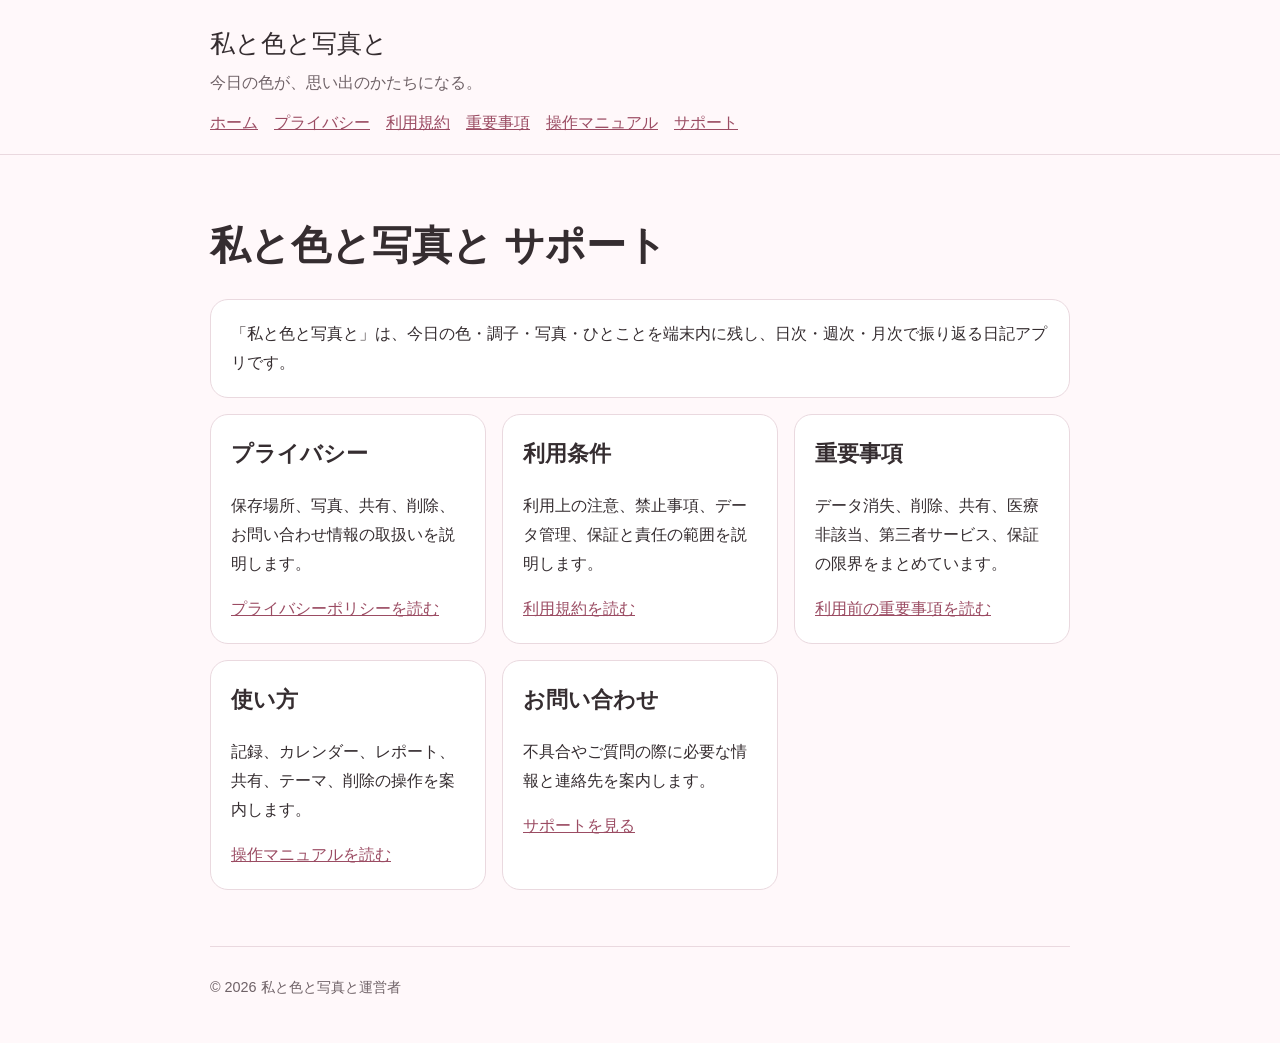
<file: index.html>
<!doctype html>
<html lang="ja">
<head>
  <meta charset="utf-8">
  <meta name="viewport" content="width=device-width, initial-scale=1">
  <meta name="description" content="私と色と写真との公式サポート、プライバシーポリシー、利用規約、操作マニュアル">
  <title>私と色と写真と サポート</title>
  <link rel="stylesheet" href="styles.css">
</head>
<body>
  <header><div class="header-inner">
    <p class="brand">私と色と写真と</p>
    <p class="tagline">今日の色が、思い出のかたちになる。</p>
    <nav aria-label="主要メニュー">
      <a href="index.html">ホーム</a><a href="privacy.html">プライバシー</a><a href="terms.html">利用規約</a><a href="disclaimer.html">重要事項</a><a href="manual.html">操作マニュアル</a><a href="support.html">サポート</a>
    </nav>
  </div></header>
  <main>
    <h1>私と色と写真と サポート</h1>
    <p class="lead">「私と色と写真と」は、今日の色・調子・写真・ひとことを端末内に残し、日次・週次・月次で振り返る日記アプリです。</p>
    <div class="grid">
      <section class="card"><h2>プライバシー</h2><p>保存場所、写真、共有、削除、お問い合わせ情報の取扱いを説明します。</p><a href="privacy.html">プライバシーポリシーを読む</a></section>
      <section class="card"><h2>利用条件</h2><p>利用上の注意、禁止事項、データ管理、保証と責任の範囲を説明します。</p><a href="terms.html">利用規約を読む</a></section>
      <section class="card"><h2>重要事項</h2><p>データ消失、削除、共有、医療非該当、第三者サービス、保証の限界をまとめています。</p><a href="disclaimer.html">利用前の重要事項を読む</a></section>
      <section class="card"><h2>使い方</h2><p>記録、カレンダー、レポート、共有、テーマ、削除の操作を案内します。</p><a href="manual.html">操作マニュアルを読む</a></section>
      <section class="card"><h2>お問い合わせ</h2><p>不具合やご質問の際に必要な情報と連絡先を案内します。</p><a href="support.html">サポートを見る</a></section>
    </div>
  </main>
  <footer>© 2026 私と色と写真と運営者</footer>
</body>
</html>
</file>
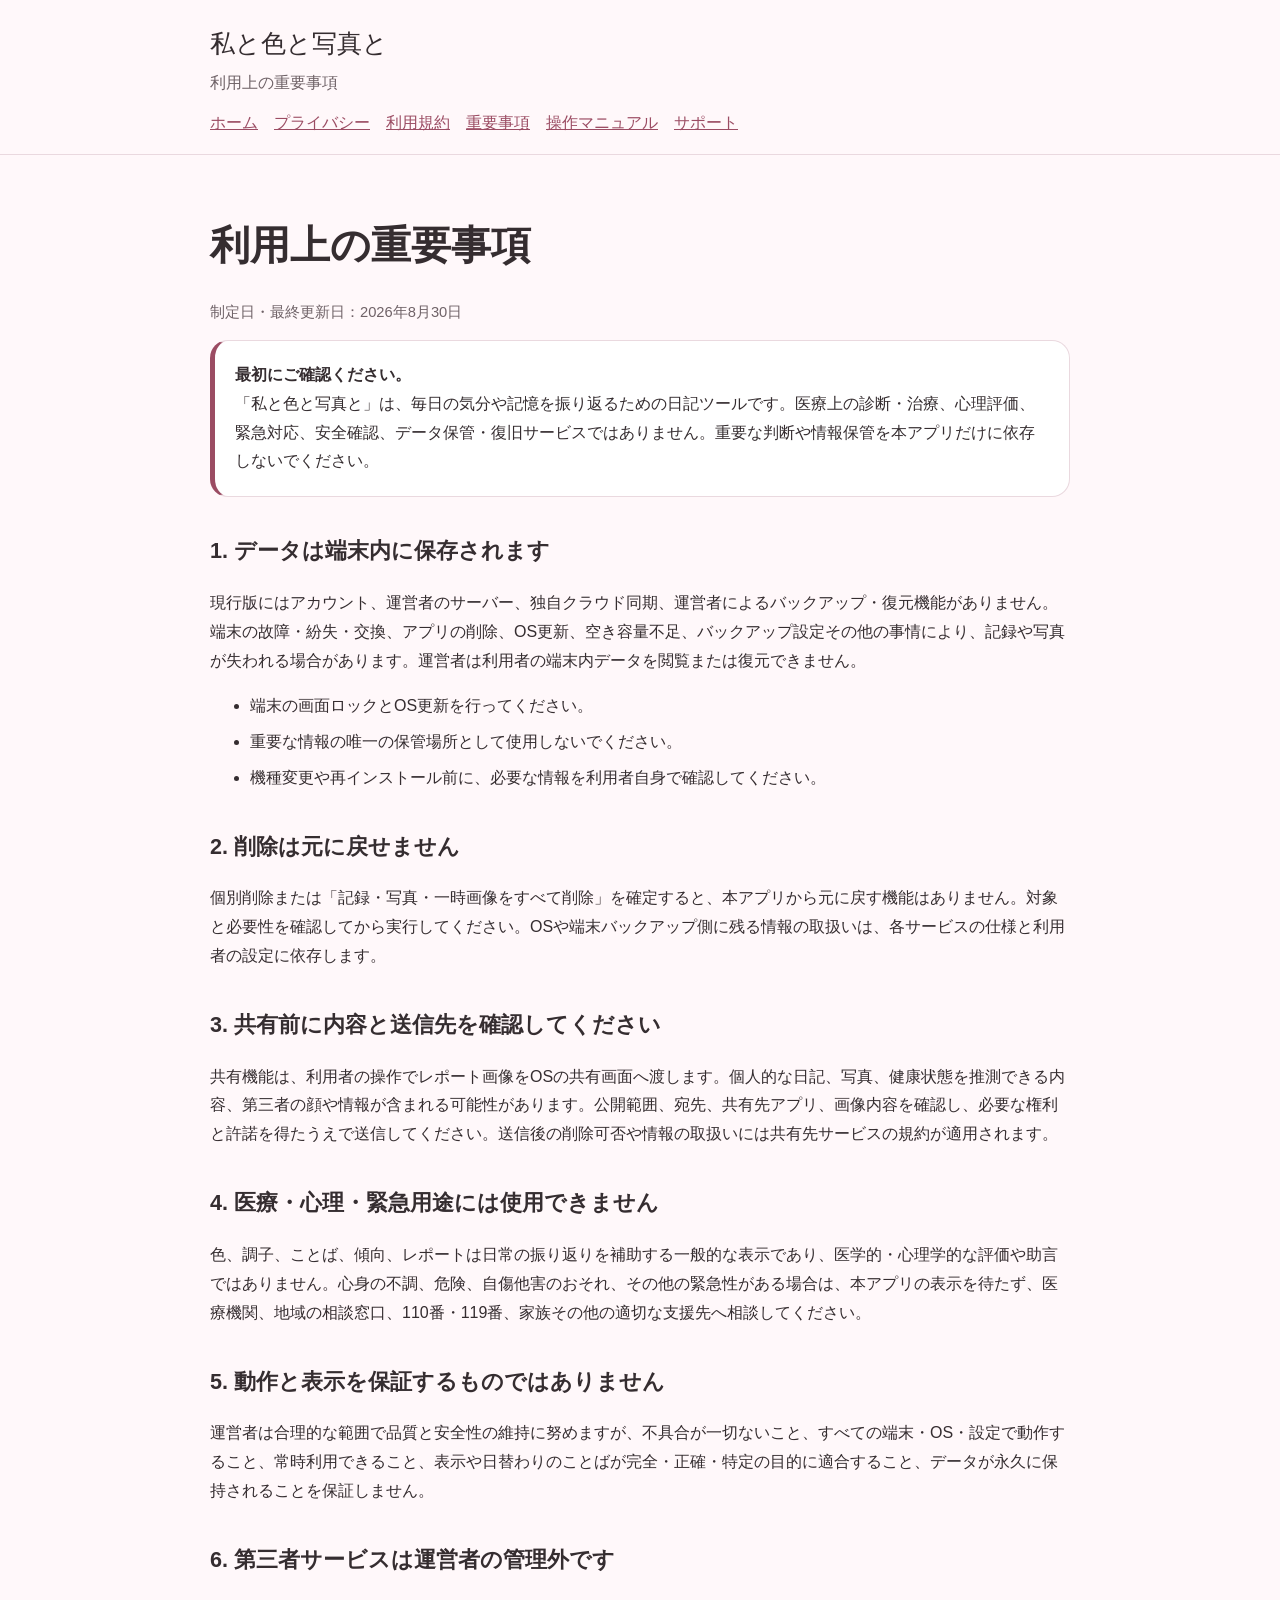
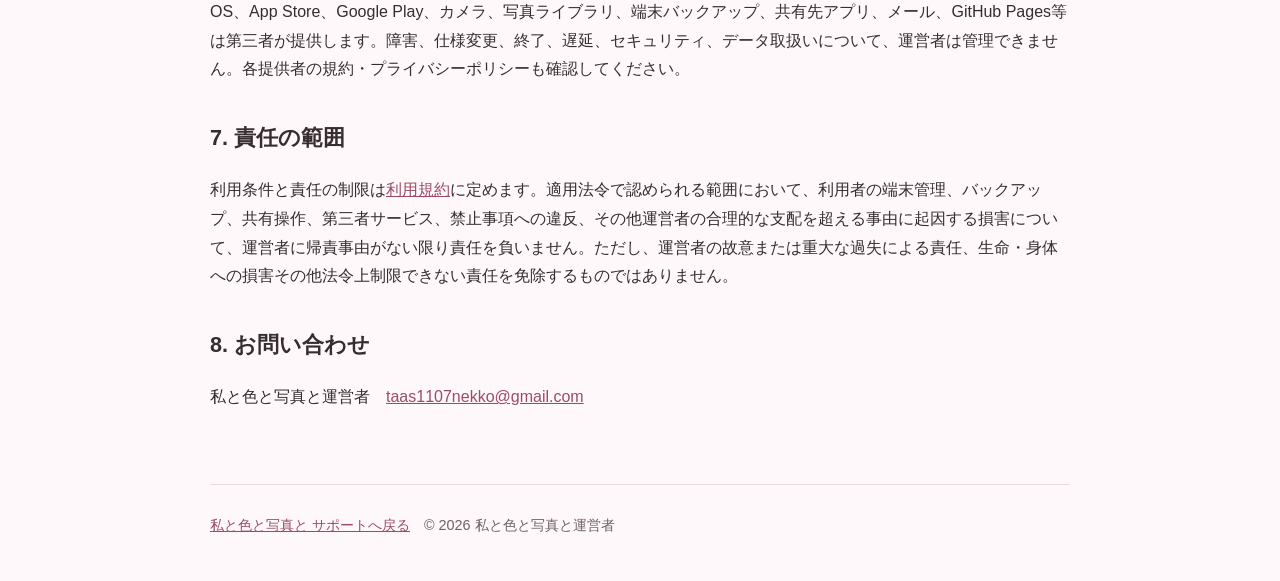
<file: disclaimer.html>
<!doctype html>
<html lang="ja">
<head><meta charset="utf-8"><meta name="viewport" content="width=device-width, initial-scale=1"><meta name="description" content="私と色と写真と 利用上の重要事項"><title>重要事項 | 私と色と写真と</title><link rel="stylesheet" href="styles.css"></head>
<body>
  <header><div class="header-inner"><p class="brand">私と色と写真と</p><p class="tagline">利用上の重要事項</p><nav aria-label="主要メニュー"><a href="index.html">ホーム</a><a href="privacy.html">プライバシー</a><a href="terms.html">利用規約</a><a href="disclaimer.html">重要事項</a><a href="manual.html">操作マニュアル</a><a href="support.html">サポート</a></nav></div></header>
  <main>
    <h1>利用上の重要事項</h1><p class="meta">制定日・最終更新日：2026年8月30日</p>
    <div class="notice"><strong>最初にご確認ください。</strong><br>「私と色と写真と」は、毎日の気分や記憶を振り返るための日記ツールです。医療上の診断・治療、心理評価、緊急対応、安全確認、データ保管・復旧サービスではありません。重要な判断や情報保管を本アプリだけに依存しないでください。</div>

    <h2>1. データは端末内に保存されます</h2>
    <p>現行版にはアカウント、運営者のサーバー、独自クラウド同期、運営者によるバックアップ・復元機能がありません。端末の故障・紛失・交換、アプリの削除、OS更新、空き容量不足、バックアップ設定その他の事情により、記録や写真が失われる場合があります。運営者は利用者の端末内データを閲覧または復元できません。</p>
    <ul><li>端末の画面ロックとOS更新を行ってください。</li><li>重要な情報の唯一の保管場所として使用しないでください。</li><li>機種変更や再インストール前に、必要な情報を利用者自身で確認してください。</li></ul>

    <h2>2. 削除は元に戻せません</h2>
    <p>個別削除または「記録・写真・一時画像をすべて削除」を確定すると、本アプリから元に戻す機能はありません。対象と必要性を確認してから実行してください。OSや端末バックアップ側に残る情報の取扱いは、各サービスの仕様と利用者の設定に依存します。</p>

    <h2>3. 共有前に内容と送信先を確認してください</h2>
    <p>共有機能は、利用者の操作でレポート画像をOSの共有画面へ渡します。個人的な日記、写真、健康状態を推測できる内容、第三者の顔や情報が含まれる可能性があります。公開範囲、宛先、共有先アプリ、画像内容を確認し、必要な権利と許諾を得たうえで送信してください。送信後の削除可否や情報の取扱いには共有先サービスの規約が適用されます。</p>

    <h2>4. 医療・心理・緊急用途には使用できません</h2>
    <p>色、調子、ことば、傾向、レポートは日常の振り返りを補助する一般的な表示であり、医学的・心理学的な評価や助言ではありません。心身の不調、危険、自傷他害のおそれ、その他の緊急性がある場合は、本アプリの表示を待たず、医療機関、地域の相談窓口、110番・119番、家族その他の適切な支援先へ相談してください。</p>

    <h2>5. 動作と表示を保証するものではありません</h2>
    <p>運営者は合理的な範囲で品質と安全性の維持に努めますが、不具合が一切ないこと、すべての端末・OS・設定で動作すること、常時利用できること、表示や日替わりのことばが完全・正確・特定の目的に適合すること、データが永久に保持されることを保証しません。</p>

    <h2>6. 第三者サービスは運営者の管理外です</h2>
    <p>OS、App Store、Google Play、カメラ、写真ライブラリ、端末バックアップ、共有先アプリ、メール、GitHub Pages等は第三者が提供します。障害、仕様変更、終了、遅延、セキュリティ、データ取扱いについて、運営者は管理できません。各提供者の規約・プライバシーポリシーも確認してください。</p>

    <h2>7. 責任の範囲</h2>
    <p>利用条件と責任の制限は<a href="terms.html">利用規約</a>に定めます。適用法令で認められる範囲において、利用者の端末管理、バックアップ、共有操作、第三者サービス、禁止事項への違反、その他運営者の合理的な支配を超える事由に起因する損害について、運営者に帰責事由がない限り責任を負いません。ただし、運営者の故意または重大な過失による責任、生命・身体への損害その他法令上制限できない責任を免除するものではありません。</p>

    <h2>8. お問い合わせ</h2>
    <p>私と色と写真と運営者　<a href="mailto:taas1107nekko@gmail.com">taas1107nekko@gmail.com</a></p>
  </main>
  <footer><a href="index.html">私と色と写真と サポートへ戻る</a>　© 2026 私と色と写真と運営者</footer>
</body></html>
</file>
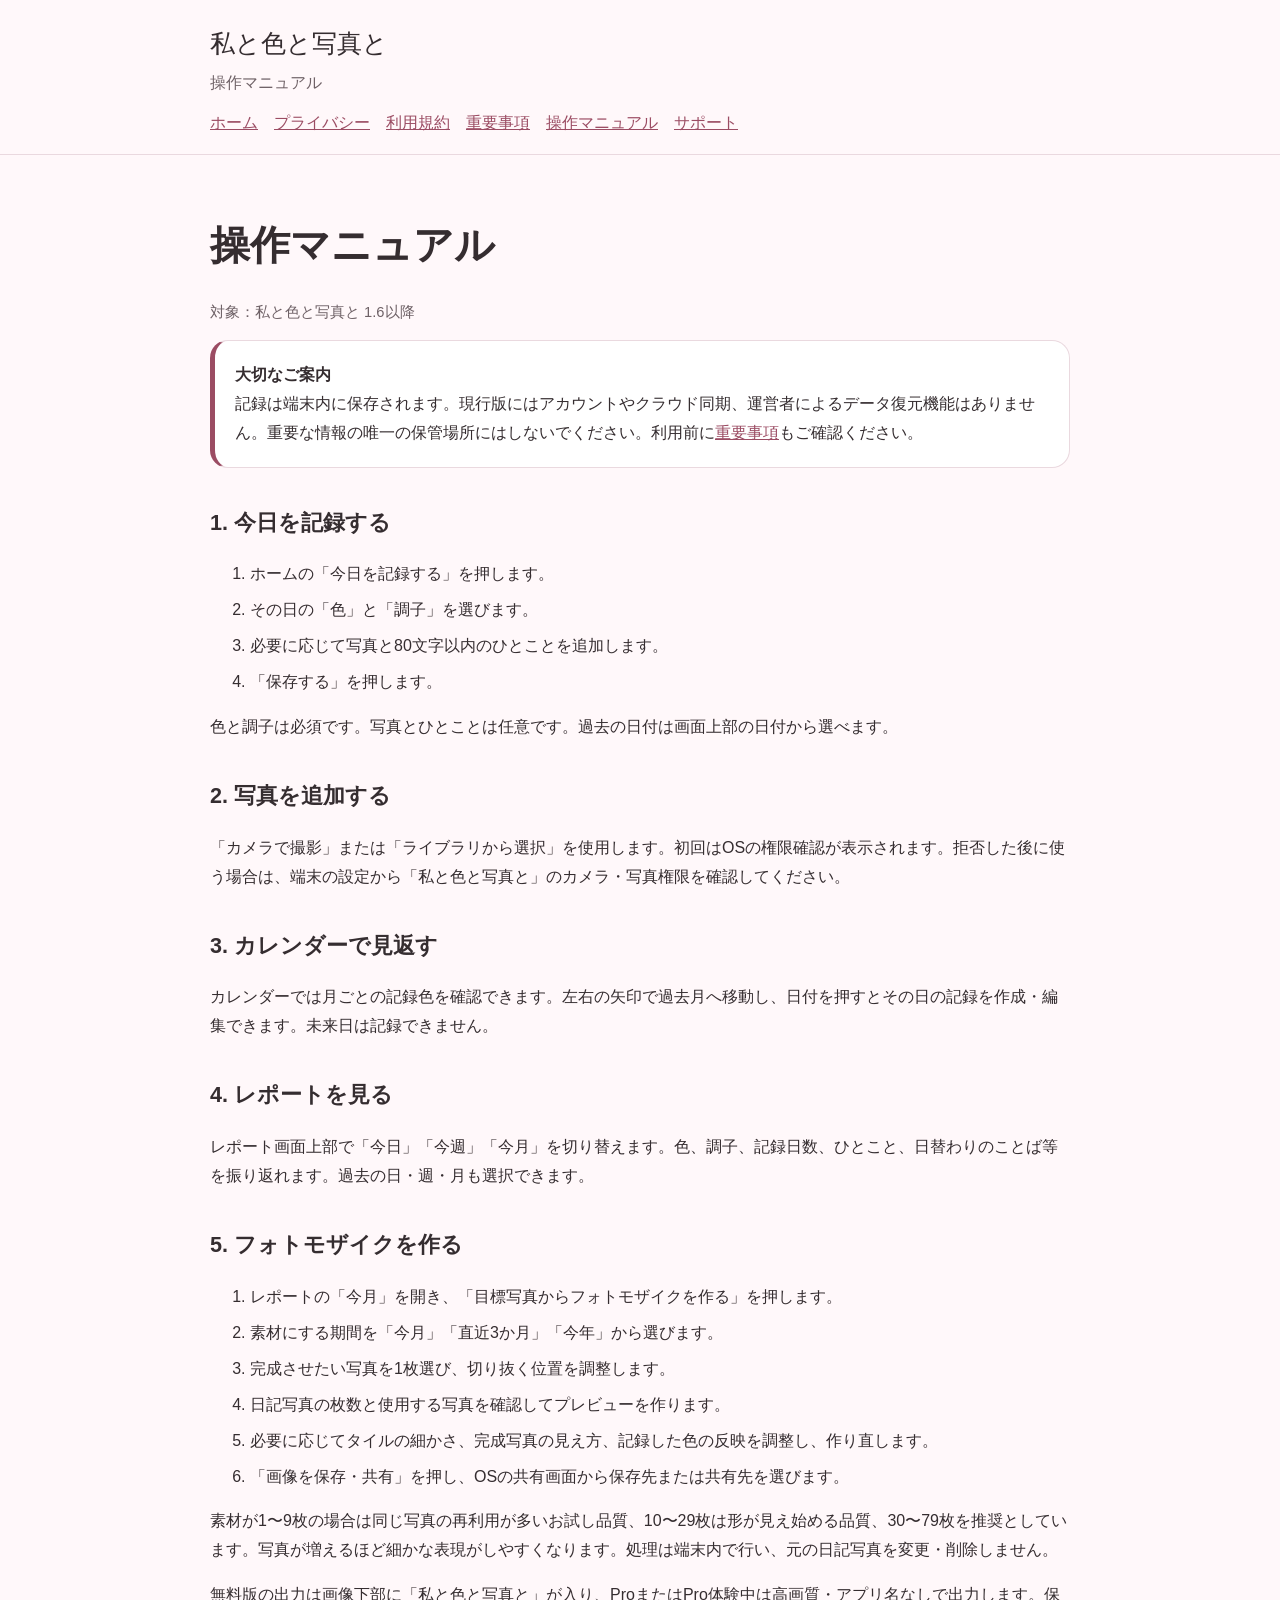
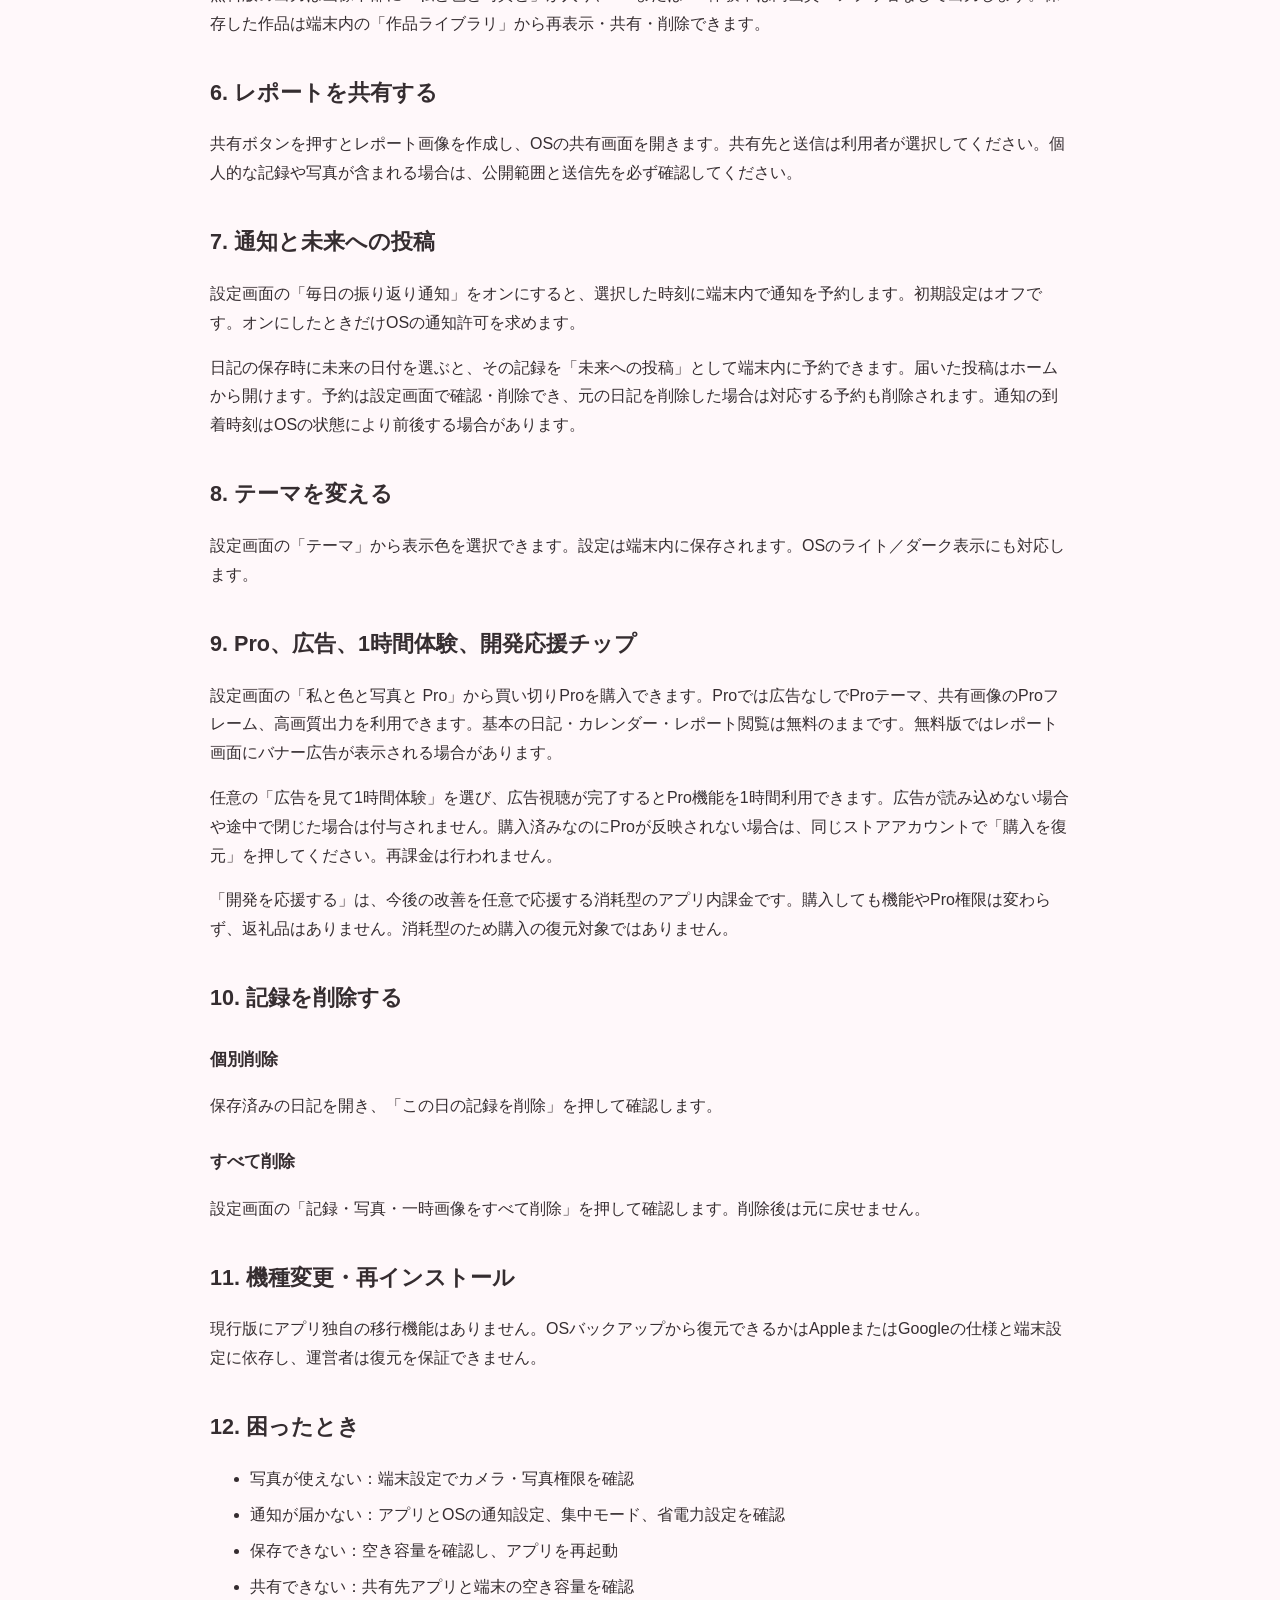
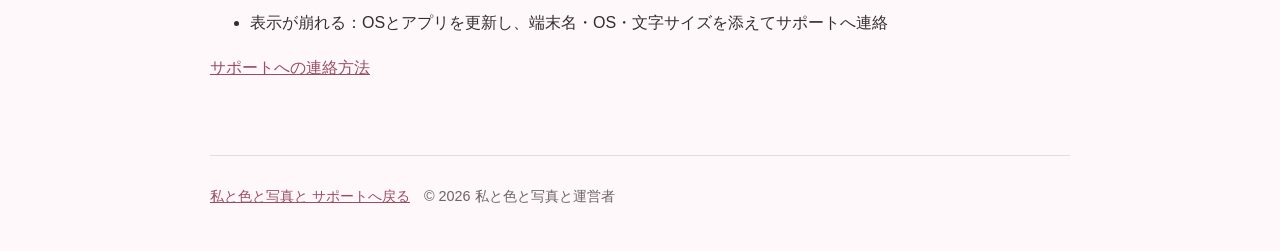
<file: manual.html>
<!doctype html>
<html lang="ja">
<head><meta charset="utf-8"><meta name="viewport" content="width=device-width, initial-scale=1"><meta name="description" content="私と色と写真と 操作マニュアル"><title>操作マニュアル | 私と色と写真と</title><link rel="stylesheet" href="styles.css"></head>
<body>
  <header><div class="header-inner"><p class="brand">私と色と写真と</p><p class="tagline">操作マニュアル</p><nav aria-label="主要メニュー"><a href="index.html">ホーム</a><a href="privacy.html">プライバシー</a><a href="terms.html">利用規約</a><a href="disclaimer.html">重要事項</a><a href="manual.html">操作マニュアル</a><a href="support.html">サポート</a></nav></div></header>
  <main>
    <h1>操作マニュアル</h1><p class="meta">対象：私と色と写真と 1.6以降</p>
    <div class="notice"><strong>大切なご案内</strong><br>記録は端末内に保存されます。現行版にはアカウントやクラウド同期、運営者によるデータ復元機能はありません。重要な情報の唯一の保管場所にはしないでください。利用前に<a href="disclaimer.html">重要事項</a>もご確認ください。</div>
    <h2>1. 今日を記録する</h2><ol><li>ホームの「今日を記録する」を押します。</li><li>その日の「色」と「調子」を選びます。</li><li>必要に応じて写真と80文字以内のひとことを追加します。</li><li>「保存する」を押します。</li></ol><p>色と調子は必須です。写真とひとことは任意です。過去の日付は画面上部の日付から選べます。</p>
    <h2>2. 写真を追加する</h2><p>「カメラで撮影」または「ライブラリから選択」を使用します。初回はOSの権限確認が表示されます。拒否した後に使う場合は、端末の設定から「私と色と写真と」のカメラ・写真権限を確認してください。</p>
    <h2>3. カレンダーで見返す</h2><p>カレンダーでは月ごとの記録色を確認できます。左右の矢印で過去月へ移動し、日付を押すとその日の記録を作成・編集できます。未来日は記録できません。</p>
    <h2>4. レポートを見る</h2><p>レポート画面上部で「今日」「今週」「今月」を切り替えます。色、調子、記録日数、ひとこと、日替わりのことば等を振り返れます。過去の日・週・月も選択できます。</p>
    <h2>5. フォトモザイクを作る</h2><ol><li>レポートの「今月」を開き、「目標写真からフォトモザイクを作る」を押します。</li><li>素材にする期間を「今月」「直近3か月」「今年」から選びます。</li><li>完成させたい写真を1枚選び、切り抜く位置を調整します。</li><li>日記写真の枚数と使用する写真を確認してプレビューを作ります。</li><li>必要に応じてタイルの細かさ、完成写真の見え方、記録した色の反映を調整し、作り直します。</li><li>「画像を保存・共有」を押し、OSの共有画面から保存先または共有先を選びます。</li></ol><p>素材が1〜9枚の場合は同じ写真の再利用が多いお試し品質、10〜29枚は形が見え始める品質、30〜79枚を推奨としています。写真が増えるほど細かな表現がしやすくなります。処理は端末内で行い、元の日記写真を変更・削除しません。</p><p>無料版の出力は画像下部に「私と色と写真と」が入り、ProまたはPro体験中は高画質・アプリ名なしで出力します。保存した作品は端末内の「作品ライブラリ」から再表示・共有・削除できます。</p>
    <h2>6. レポートを共有する</h2><p>共有ボタンを押すとレポート画像を作成し、OSの共有画面を開きます。共有先と送信は利用者が選択してください。個人的な記録や写真が含まれる場合は、公開範囲と送信先を必ず確認してください。</p>
    <h2>7. 通知と未来への投稿</h2><p>設定画面の「毎日の振り返り通知」をオンにすると、選択した時刻に端末内で通知を予約します。初期設定はオフです。オンにしたときだけOSの通知許可を求めます。</p><p>日記の保存時に未来の日付を選ぶと、その記録を「未来への投稿」として端末内に予約できます。届いた投稿はホームから開けます。予約は設定画面で確認・削除でき、元の日記を削除した場合は対応する予約も削除されます。通知の到着時刻はOSの状態により前後する場合があります。</p>
    <h2>8. テーマを変える</h2><p>設定画面の「テーマ」から表示色を選択できます。設定は端末内に保存されます。OSのライト／ダーク表示にも対応します。</p>
    <h2>9. Pro、広告、1時間体験、開発応援チップ</h2><p>設定画面の「私と色と写真と Pro」から買い切りProを購入できます。Proでは広告なしでProテーマ、共有画像のProフレーム、高画質出力を利用できます。基本の日記・カレンダー・レポート閲覧は無料のままです。無料版ではレポート画面にバナー広告が表示される場合があります。</p><p>任意の「広告を見て1時間体験」を選び、広告視聴が完了するとPro機能を1時間利用できます。広告が読み込めない場合や途中で閉じた場合は付与されません。購入済みなのにProが反映されない場合は、同じストアアカウントで「購入を復元」を押してください。再課金は行われません。</p><p>「開発を応援する」は、今後の改善を任意で応援する消耗型のアプリ内課金です。購入しても機能やPro権限は変わらず、返礼品はありません。消耗型のため購入の復元対象ではありません。</p>
    <h2>10. 記録を削除する</h2><h3>個別削除</h3><p>保存済みの日記を開き、「この日の記録を削除」を押して確認します。</p><h3>すべて削除</h3><p>設定画面の「記録・写真・一時画像をすべて削除」を押して確認します。削除後は元に戻せません。</p>
    <h2>11. 機種変更・再インストール</h2><p>現行版にアプリ独自の移行機能はありません。OSバックアップから復元できるかはAppleまたはGoogleの仕様と端末設定に依存し、運営者は復元を保証できません。</p>
    <h2>12. 困ったとき</h2><ul><li>写真が使えない：端末設定でカメラ・写真権限を確認</li><li>通知が届かない：アプリとOSの通知設定、集中モード、省電力設定を確認</li><li>保存できない：空き容量を確認し、アプリを再起動</li><li>共有できない：共有先アプリと端末の空き容量を確認</li><li>表示が崩れる：OSとアプリを更新し、端末名・OS・文字サイズを添えてサポートへ連絡</li></ul>
    <p><a href="support.html">サポートへの連絡方法</a></p>
  </main>
  <footer><a href="index.html">私と色と写真と サポートへ戻る</a>　© 2026 私と色と写真と運営者</footer>
</body></html>
</file>
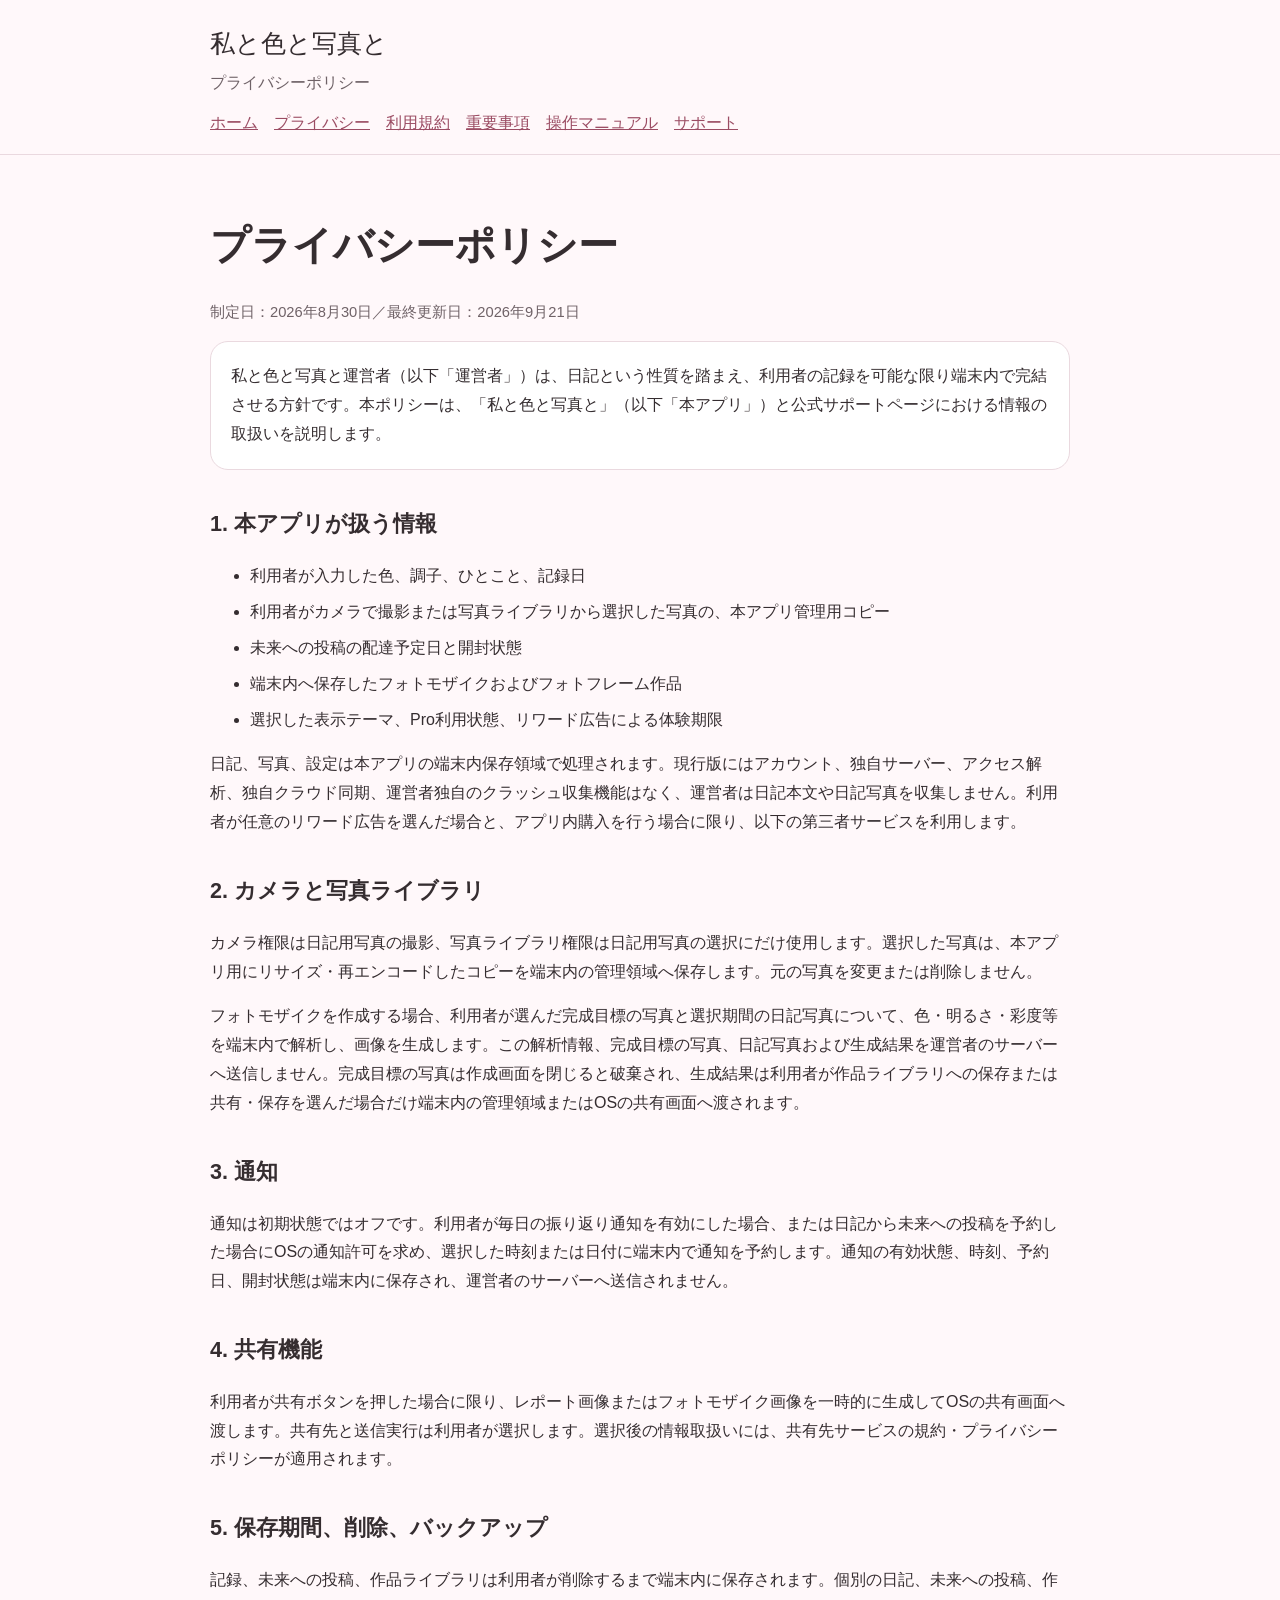
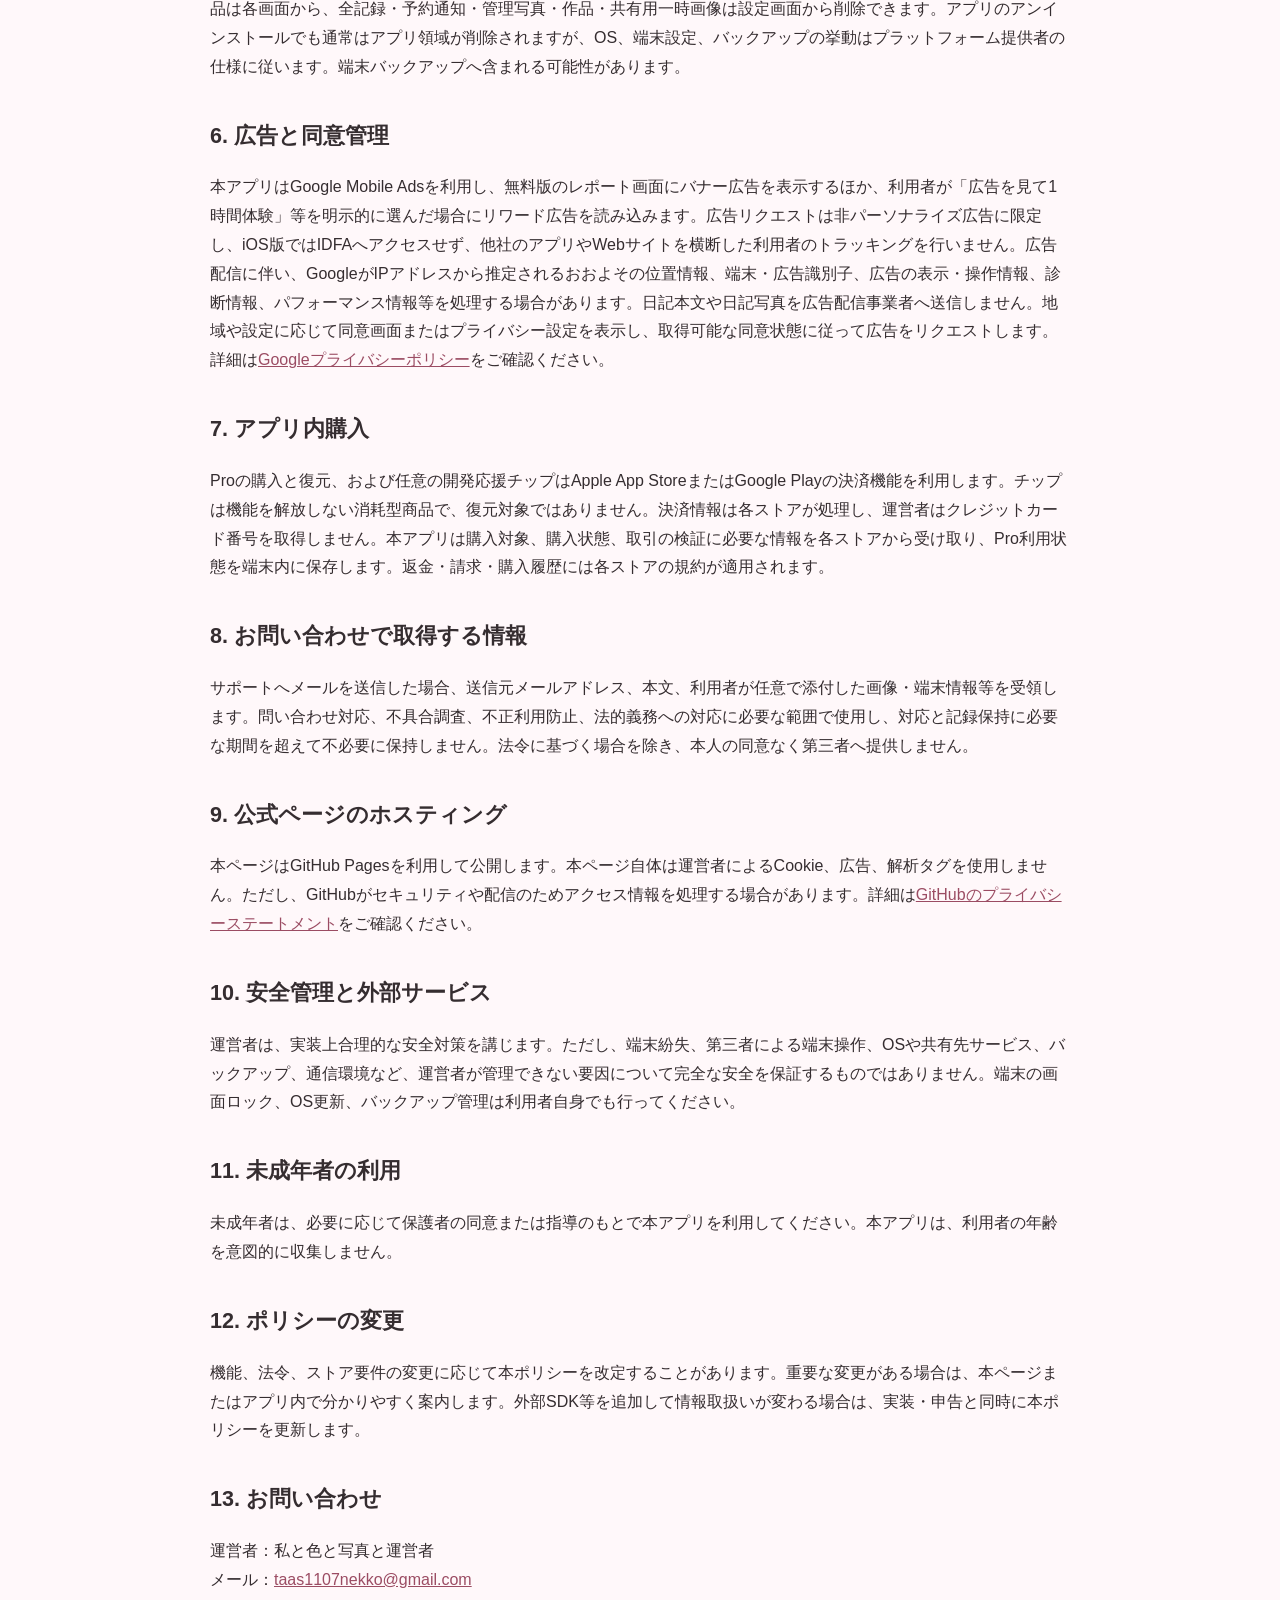
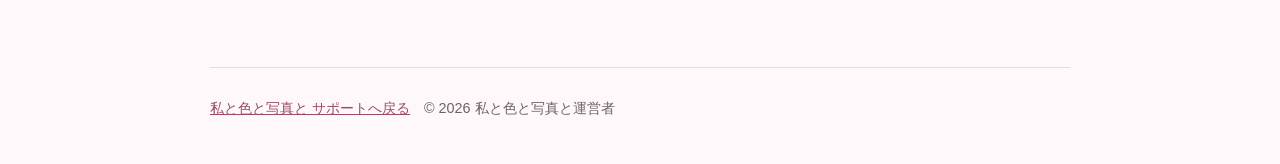
<file: privacy.html>
<!doctype html>
<html lang="ja">
<head>
  <meta charset="utf-8"><meta name="viewport" content="width=device-width, initial-scale=1">
  <meta name="description" content="私と色と写真と プライバシーポリシー"><title>プライバシーポリシー | 私と色と写真と</title><link rel="stylesheet" href="styles.css">
</head>
<body>
  <header><div class="header-inner"><p class="brand">私と色と写真と</p><p class="tagline">プライバシーポリシー</p><nav aria-label="主要メニュー"><a href="index.html">ホーム</a><a href="privacy.html">プライバシー</a><a href="terms.html">利用規約</a><a href="disclaimer.html">重要事項</a><a href="manual.html">操作マニュアル</a><a href="support.html">サポート</a></nav></div></header>
  <main>
    <h1>プライバシーポリシー</h1>
    <p class="meta">制定日：2026年8月30日／最終更新日：2026年9月21日</p>
    <p class="lead">私と色と写真と運営者（以下「運営者」）は、日記という性質を踏まえ、利用者の記録を可能な限り端末内で完結させる方針です。本ポリシーは、「私と色と写真と」（以下「本アプリ」）と公式サポートページにおける情報の取扱いを説明します。</p>

    <h2>1. 本アプリが扱う情報</h2>
    <ul><li>利用者が入力した色、調子、ひとこと、記録日</li><li>利用者がカメラで撮影または写真ライブラリから選択した写真の、本アプリ管理用コピー</li><li>未来への投稿の配達予定日と開封状態</li><li>端末内へ保存したフォトモザイクおよびフォトフレーム作品</li><li>選択した表示テーマ、Pro利用状態、リワード広告による体験期限</li></ul>
    <p>日記、写真、設定は本アプリの端末内保存領域で処理されます。現行版にはアカウント、独自サーバー、アクセス解析、独自クラウド同期、運営者独自のクラッシュ収集機能はなく、運営者は日記本文や日記写真を収集しません。利用者が任意のリワード広告を選んだ場合と、アプリ内購入を行う場合に限り、以下の第三者サービスを利用します。</p>

    <h2>2. カメラと写真ライブラリ</h2>
    <p>カメラ権限は日記用写真の撮影、写真ライブラリ権限は日記用写真の選択にだけ使用します。選択した写真は、本アプリ用にリサイズ・再エンコードしたコピーを端末内の管理領域へ保存します。元の写真を変更または削除しません。</p>
    <p>フォトモザイクを作成する場合、利用者が選んだ完成目標の写真と選択期間の日記写真について、色・明るさ・彩度等を端末内で解析し、画像を生成します。この解析情報、完成目標の写真、日記写真および生成結果を運営者のサーバーへ送信しません。完成目標の写真は作成画面を閉じると破棄され、生成結果は利用者が作品ライブラリへの保存または共有・保存を選んだ場合だけ端末内の管理領域またはOSの共有画面へ渡されます。</p>
    <h2>3. 通知</h2>
    <p>通知は初期状態ではオフです。利用者が毎日の振り返り通知を有効にした場合、または日記から未来への投稿を予約した場合にOSの通知許可を求め、選択した時刻または日付に端末内で通知を予約します。通知の有効状態、時刻、予約日、開封状態は端末内に保存され、運営者のサーバーへ送信されません。</p>

    <h2>4. 共有機能</h2>
    <p>利用者が共有ボタンを押した場合に限り、レポート画像またはフォトモザイク画像を一時的に生成してOSの共有画面へ渡します。共有先と送信実行は利用者が選択します。選択後の情報取扱いには、共有先サービスの規約・プライバシーポリシーが適用されます。</p>

    <h2>5. 保存期間、削除、バックアップ</h2>
    <p>記録、未来への投稿、作品ライブラリは利用者が削除するまで端末内に保存されます。個別の日記、未来への投稿、作品は各画面から、全記録・予約通知・管理写真・作品・共有用一時画像は設定画面から削除できます。アプリのアンインストールでも通常はアプリ領域が削除されますが、OS、端末設定、バックアップの挙動はプラットフォーム提供者の仕様に従います。端末バックアップへ含まれる可能性があります。</p>

    <h2>6. 広告と同意管理</h2>
    <p>本アプリはGoogle Mobile Adsを利用し、無料版のレポート画面にバナー広告を表示するほか、利用者が「広告を見て1時間体験」等を明示的に選んだ場合にリワード広告を読み込みます。広告リクエストは非パーソナライズ広告に限定し、iOS版ではIDFAへアクセスせず、他社のアプリやWebサイトを横断した利用者のトラッキングを行いません。広告配信に伴い、GoogleがIPアドレスから推定されるおおよその位置情報、端末・広告識別子、広告の表示・操作情報、診断情報、パフォーマンス情報等を処理する場合があります。日記本文や日記写真を広告配信事業者へ送信しません。地域や設定に応じて同意画面またはプライバシー設定を表示し、取得可能な同意状態に従って広告をリクエストします。詳細は<a href="https://policies.google.com/privacy">Googleプライバシーポリシー</a>をご確認ください。</p>
    <h2>7. アプリ内購入</h2>
    <p>Proの購入と復元、および任意の開発応援チップはApple App StoreまたはGoogle Playの決済機能を利用します。チップは機能を解放しない消耗型商品で、復元対象ではありません。決済情報は各ストアが処理し、運営者はクレジットカード番号を取得しません。本アプリは購入対象、購入状態、取引の検証に必要な情報を各ストアから受け取り、Pro利用状態を端末内に保存します。返金・請求・購入履歴には各ストアの規約が適用されます。</p>
    <h2>8. お問い合わせで取得する情報</h2>
    <p>サポートへメールを送信した場合、送信元メールアドレス、本文、利用者が任意で添付した画像・端末情報等を受領します。問い合わせ対応、不具合調査、不正利用防止、法的義務への対応に必要な範囲で使用し、対応と記録保持に必要な期間を超えて不必要に保持しません。法令に基づく場合を除き、本人の同意なく第三者へ提供しません。</p>

    <h2>9. 公式ページのホスティング</h2>
    <p>本ページはGitHub Pagesを利用して公開します。本ページ自体は運営者によるCookie、広告、解析タグを使用しません。ただし、GitHubがセキュリティや配信のためアクセス情報を処理する場合があります。詳細は<a href="https://docs.github.com/ja/site-policy/privacy-policies/github-general-privacy-statement">GitHubのプライバシーステートメント</a>をご確認ください。</p>

    <h2>10. 安全管理と外部サービス</h2>
    <p>運営者は、実装上合理的な安全対策を講じます。ただし、端末紛失、第三者による端末操作、OSや共有先サービス、バックアップ、通信環境など、運営者が管理できない要因について完全な安全を保証するものではありません。端末の画面ロック、OS更新、バックアップ管理は利用者自身でも行ってください。</p>

    <h2>11. 未成年者の利用</h2>
    <p>未成年者は、必要に応じて保護者の同意または指導のもとで本アプリを利用してください。本アプリは、利用者の年齢を意図的に収集しません。</p>

    <h2>12. ポリシーの変更</h2>
    <p>機能、法令、ストア要件の変更に応じて本ポリシーを改定することがあります。重要な変更がある場合は、本ページまたはアプリ内で分かりやすく案内します。外部SDK等を追加して情報取扱いが変わる場合は、実装・申告と同時に本ポリシーを更新します。</p>

    <h2>13. お問い合わせ</h2>
    <p>運営者：私と色と写真と運営者<br>メール：<a href="mailto:taas1107nekko@gmail.com">taas1107nekko@gmail.com</a></p>
  </main>
  <footer><a href="index.html">私と色と写真と サポートへ戻る</a>　© 2026 私と色と写真と運営者</footer>
</body></html>
</file>
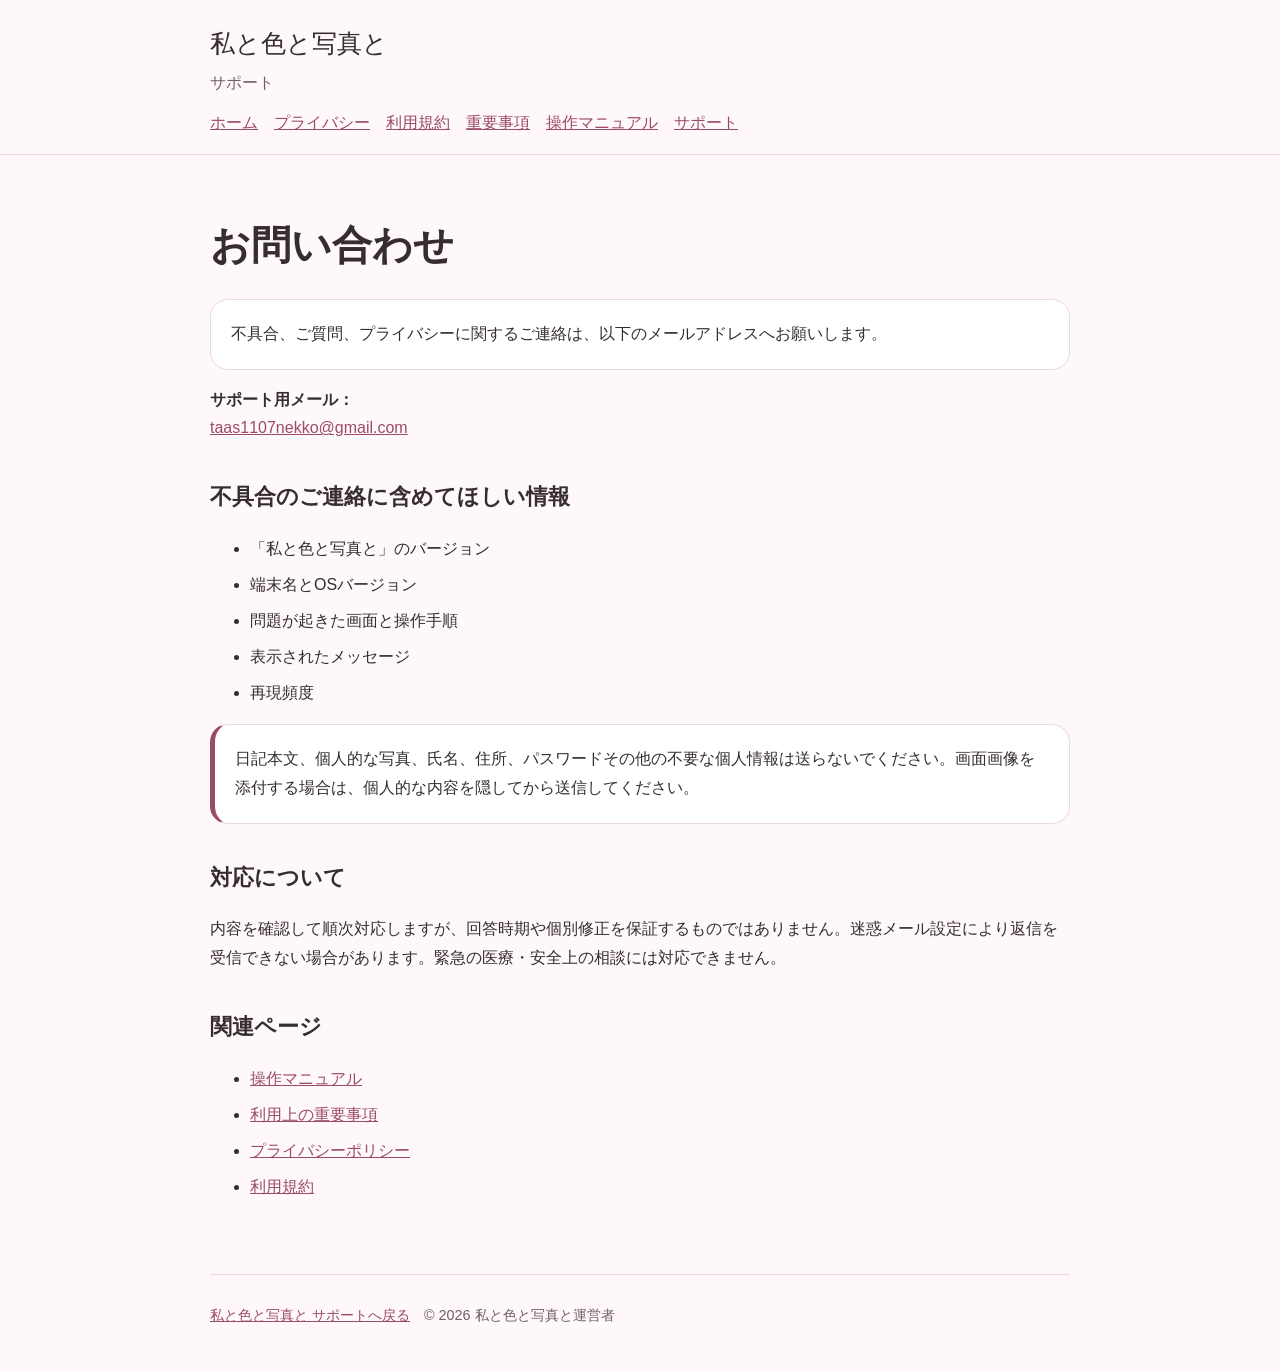
<file: support.html>
<!doctype html>
<html lang="ja">
<head><meta charset="utf-8"><meta name="viewport" content="width=device-width, initial-scale=1"><meta name="description" content="私と色と写真と サポート窓口"><title>サポート | 私と色と写真と</title><link rel="stylesheet" href="styles.css"></head>
<body>
  <header><div class="header-inner"><p class="brand">私と色と写真と</p><p class="tagline">サポート</p><nav aria-label="主要メニュー"><a href="index.html">ホーム</a><a href="privacy.html">プライバシー</a><a href="terms.html">利用規約</a><a href="disclaimer.html">重要事項</a><a href="manual.html">操作マニュアル</a><a href="support.html">サポート</a></nav></div></header>
  <main>
    <h1>お問い合わせ</h1><p class="lead">不具合、ご質問、プライバシーに関するご連絡は、以下のメールアドレスへお願いします。</p>
    <p><strong>サポート用メール：</strong><br><a href="mailto:taas1107nekko@gmail.com?subject=%E7%A7%81%E3%81%A8%E8%89%B2%E3%81%A8%E5%86%99%E7%9C%9F%E3%81%A8%E3%82%B5%E3%83%9D%E3%83%BC%E3%83%88">taas1107nekko@gmail.com</a></p>
    <h2>不具合のご連絡に含めてほしい情報</h2><ul><li>「私と色と写真と」のバージョン</li><li>端末名とOSバージョン</li><li>問題が起きた画面と操作手順</li><li>表示されたメッセージ</li><li>再現頻度</li></ul>
    <div class="notice">日記本文、個人的な写真、氏名、住所、パスワードその他の不要な個人情報は送らないでください。画面画像を添付する場合は、個人的な内容を隠してから送信してください。</div>
    <h2>対応について</h2><p>内容を確認して順次対応しますが、回答時期や個別修正を保証するものではありません。迷惑メール設定により返信を受信できない場合があります。緊急の医療・安全上の相談には対応できません。</p>
    <h2>関連ページ</h2><ul><li><a href="manual.html">操作マニュアル</a></li><li><a href="disclaimer.html">利用上の重要事項</a></li><li><a href="privacy.html">プライバシーポリシー</a></li><li><a href="terms.html">利用規約</a></li></ul>
  </main>
  <footer><a href="index.html">私と色と写真と サポートへ戻る</a>　© 2026 私と色と写真と運営者</footer>
</body></html>
</file>
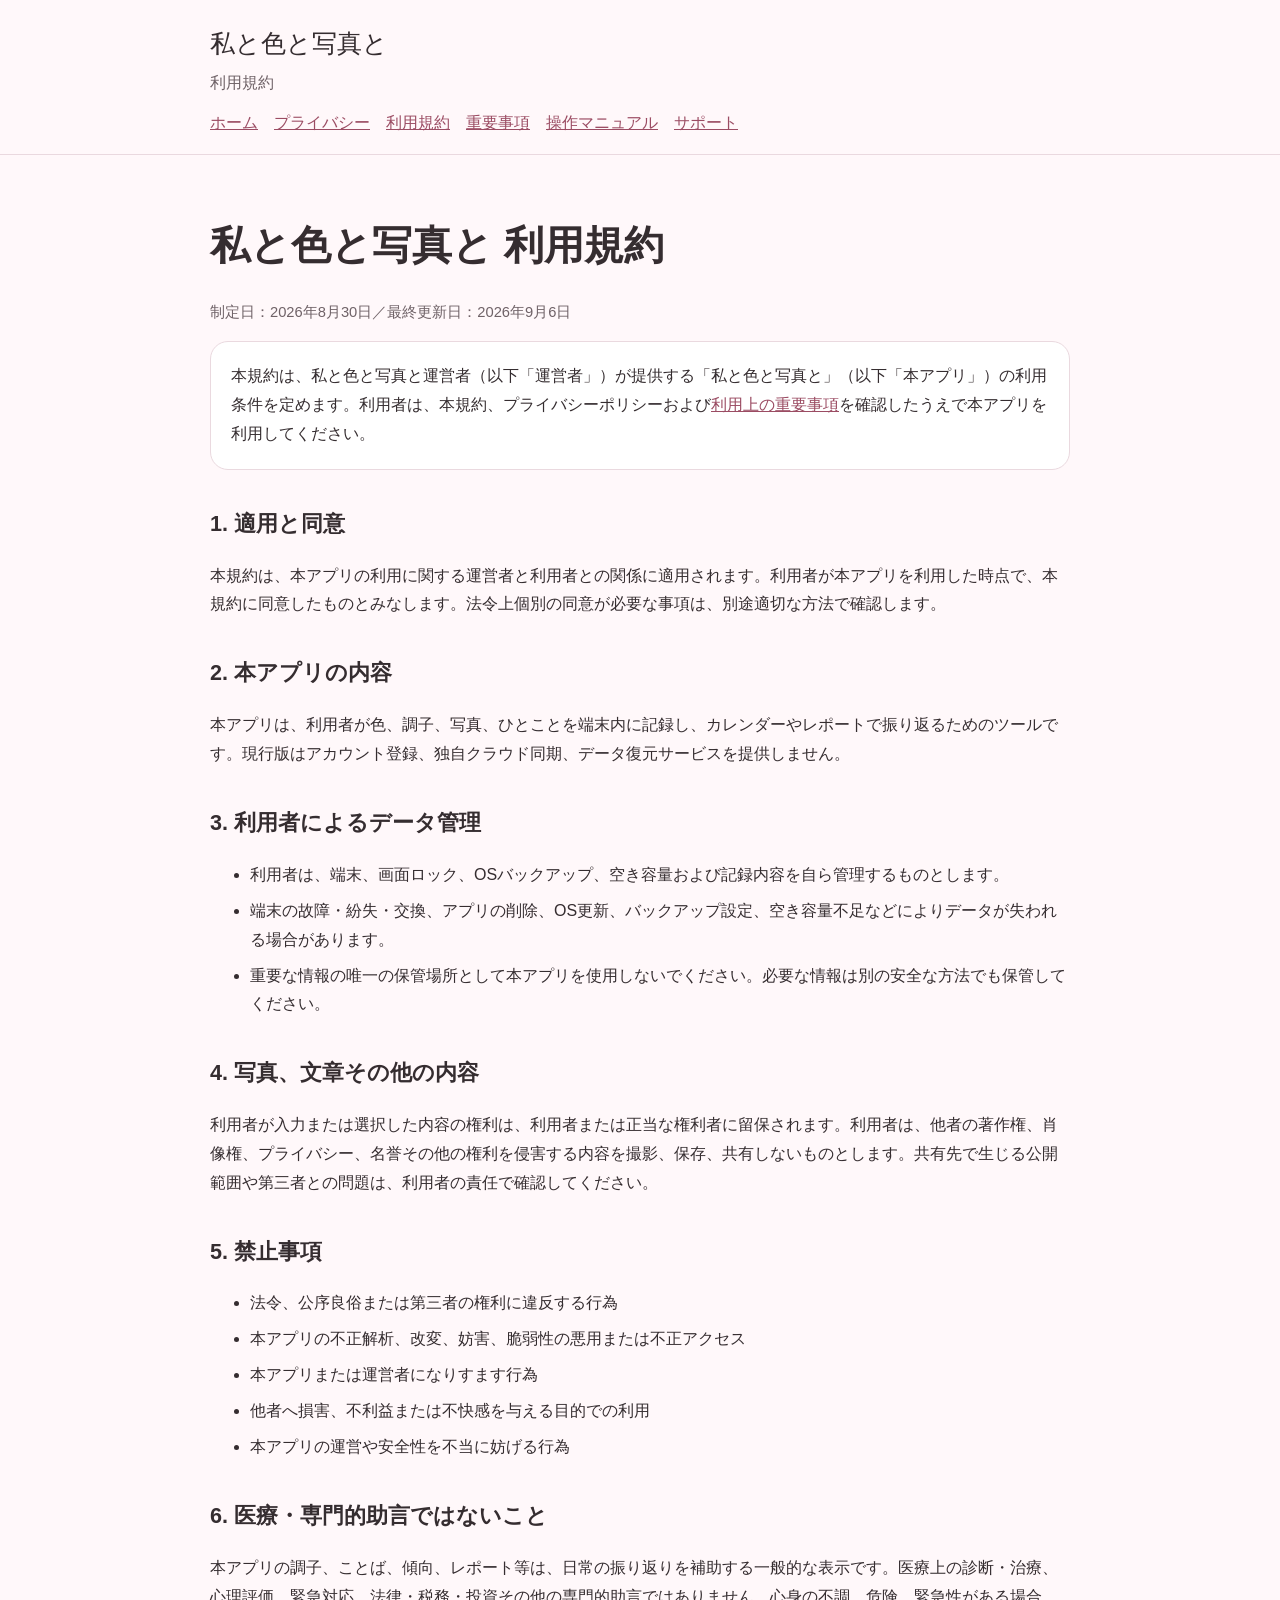
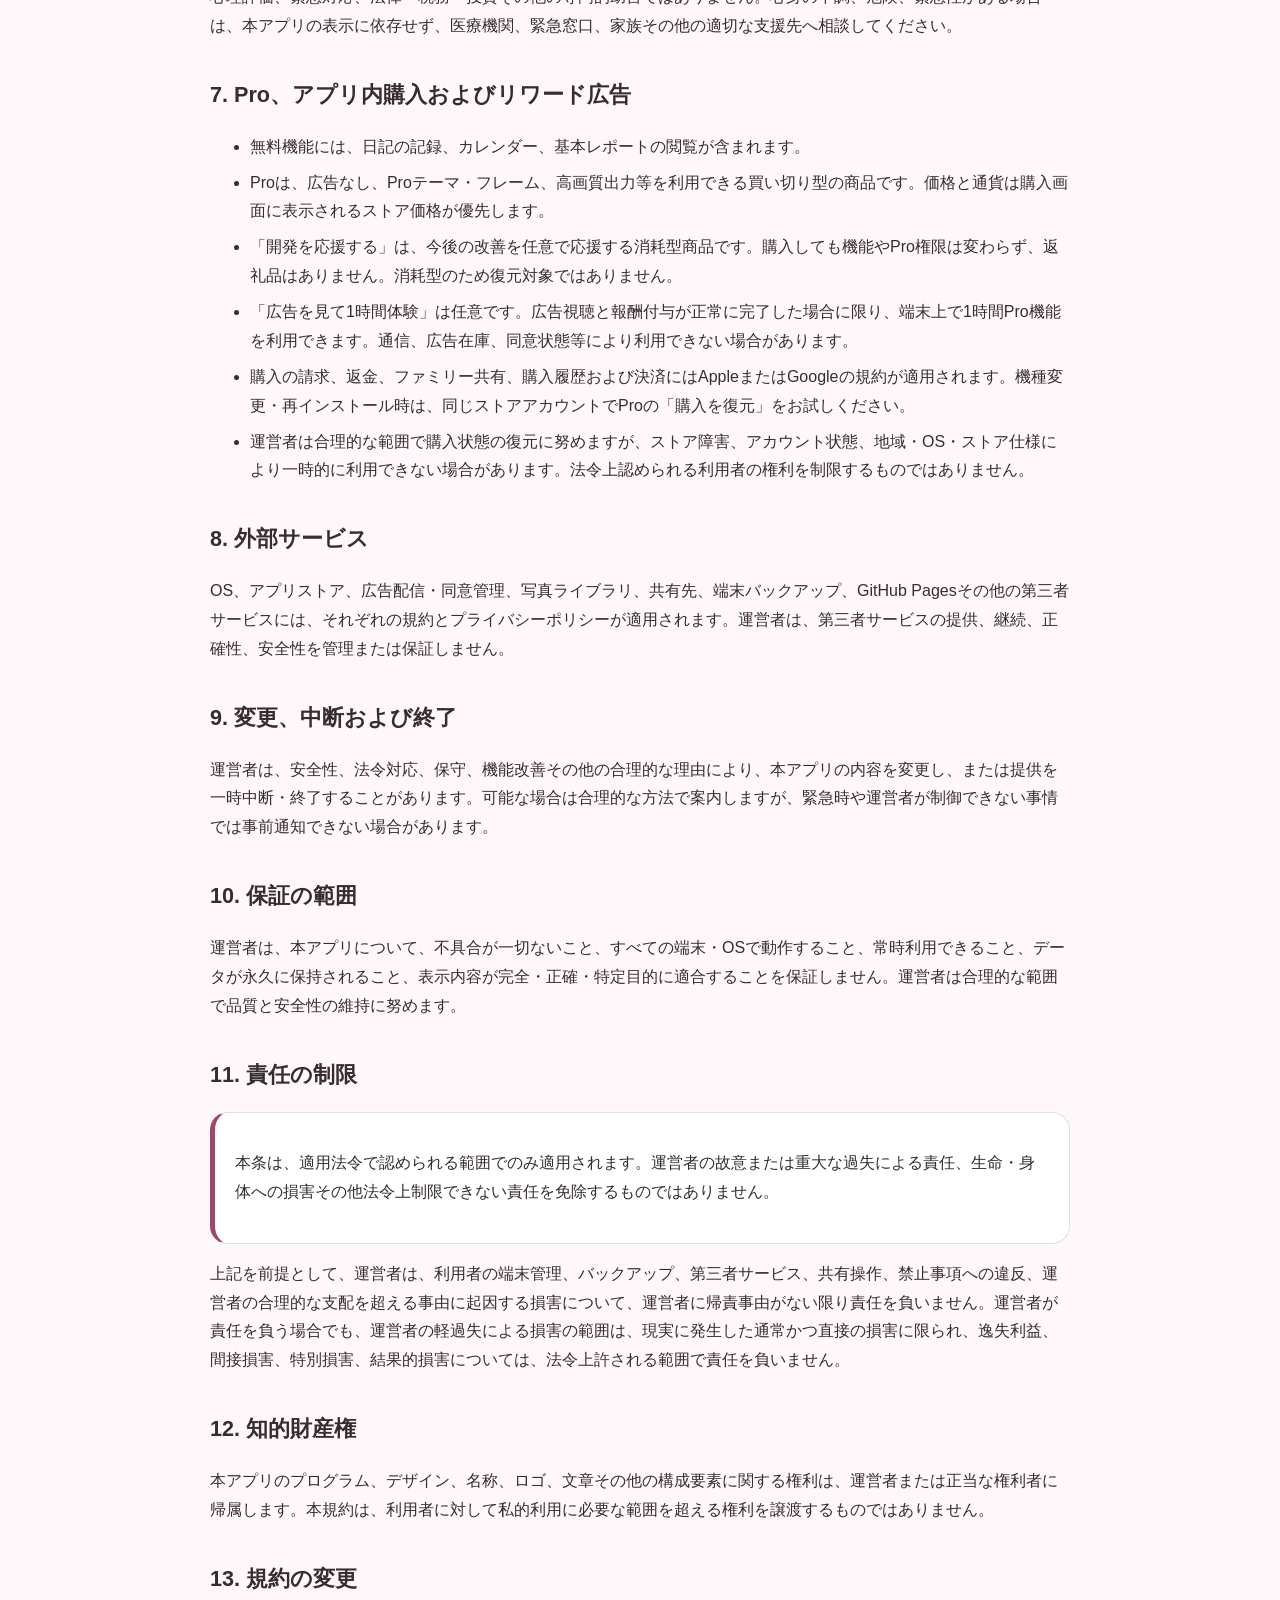
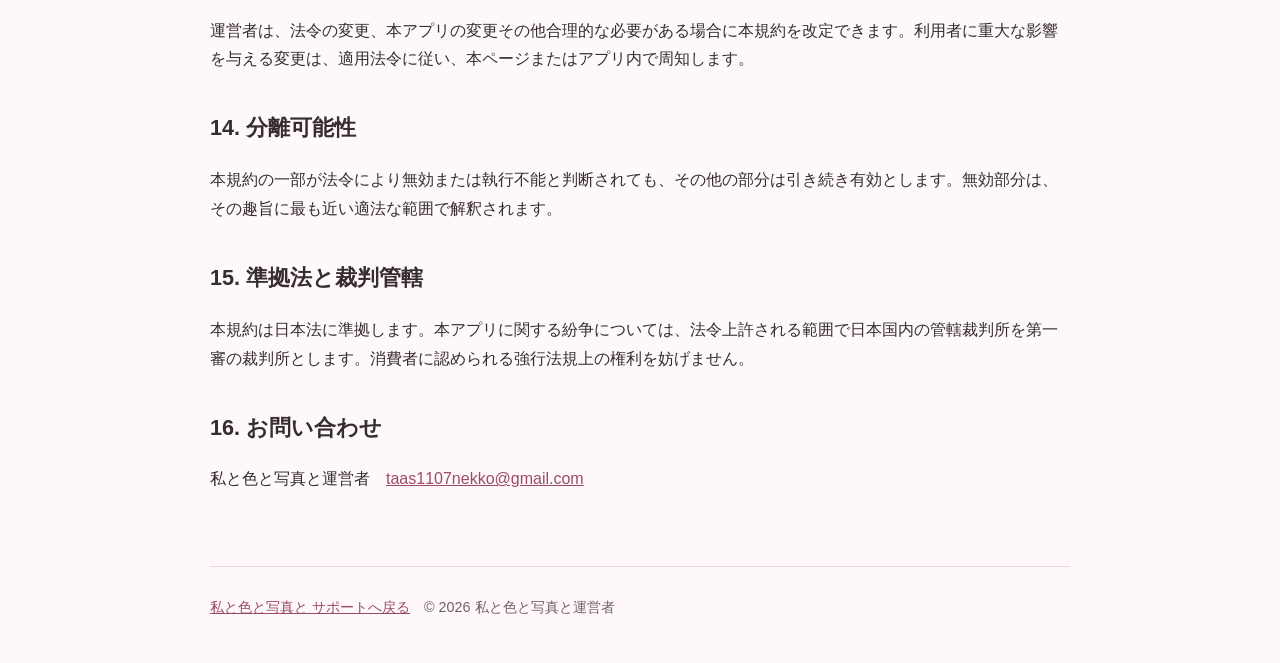
<file: terms.html>
<!doctype html>
<html lang="ja">
<head><meta charset="utf-8"><meta name="viewport" content="width=device-width, initial-scale=1"><meta name="description" content="私と色と写真と 利用規約"><title>利用規約 | 私と色と写真と</title><link rel="stylesheet" href="styles.css"></head>
<body>
  <header><div class="header-inner"><p class="brand">私と色と写真と</p><p class="tagline">利用規約</p><nav aria-label="主要メニュー"><a href="index.html">ホーム</a><a href="privacy.html">プライバシー</a><a href="terms.html">利用規約</a><a href="disclaimer.html">重要事項</a><a href="manual.html">操作マニュアル</a><a href="support.html">サポート</a></nav></div></header>
  <main>
    <h1>私と色と写真と 利用規約</h1><p class="meta">制定日：2026年8月30日／最終更新日：2026年9月6日</p>
    <p class="lead">本規約は、私と色と写真と運営者（以下「運営者」）が提供する「私と色と写真と」（以下「本アプリ」）の利用条件を定めます。利用者は、本規約、プライバシーポリシーおよび<a href="disclaimer.html">利用上の重要事項</a>を確認したうえで本アプリを利用してください。</p>

    <h2>1. 適用と同意</h2><p>本規約は、本アプリの利用に関する運営者と利用者との関係に適用されます。利用者が本アプリを利用した時点で、本規約に同意したものとみなします。法令上個別の同意が必要な事項は、別途適切な方法で確認します。</p>
    <h2>2. 本アプリの内容</h2><p>本アプリは、利用者が色、調子、写真、ひとことを端末内に記録し、カレンダーやレポートで振り返るためのツールです。現行版はアカウント登録、独自クラウド同期、データ復元サービスを提供しません。</p>

    <h2>3. 利用者によるデータ管理</h2>
    <ul><li>利用者は、端末、画面ロック、OSバックアップ、空き容量および記録内容を自ら管理するものとします。</li><li>端末の故障・紛失・交換、アプリの削除、OS更新、バックアップ設定、空き容量不足などによりデータが失われる場合があります。</li><li>重要な情報の唯一の保管場所として本アプリを使用しないでください。必要な情報は別の安全な方法でも保管してください。</li></ul>

    <h2>4. 写真、文章その他の内容</h2><p>利用者が入力または選択した内容の権利は、利用者または正当な権利者に留保されます。利用者は、他者の著作権、肖像権、プライバシー、名誉その他の権利を侵害する内容を撮影、保存、共有しないものとします。共有先で生じる公開範囲や第三者との問題は、利用者の責任で確認してください。</p>

    <h2>5. 禁止事項</h2>
    <ul><li>法令、公序良俗または第三者の権利に違反する行為</li><li>本アプリの不正解析、改変、妨害、脆弱性の悪用または不正アクセス</li><li>本アプリまたは運営者になりすます行為</li><li>他者へ損害、不利益または不快感を与える目的での利用</li><li>本アプリの運営や安全性を不当に妨げる行為</li></ul>

    <h2>6. 医療・専門的助言ではないこと</h2><p>本アプリの調子、ことば、傾向、レポート等は、日常の振り返りを補助する一般的な表示です。医療上の診断・治療、心理評価、緊急対応、法律・税務・投資その他の専門的助言ではありません。心身の不調、危険、緊急性がある場合は、本アプリの表示に依存せず、医療機関、緊急窓口、家族その他の適切な支援先へ相談してください。</p>

    <h2>7. Pro、アプリ内購入およびリワード広告</h2>
    <ul><li>無料機能には、日記の記録、カレンダー、基本レポートの閲覧が含まれます。</li><li>Proは、広告なし、Proテーマ・フレーム、高画質出力等を利用できる買い切り型の商品です。価格と通貨は購入画面に表示されるストア価格が優先します。</li><li>「開発を応援する」は、今後の改善を任意で応援する消耗型商品です。購入しても機能やPro権限は変わらず、返礼品はありません。消耗型のため復元対象ではありません。</li><li>「広告を見て1時間体験」は任意です。広告視聴と報酬付与が正常に完了した場合に限り、端末上で1時間Pro機能を利用できます。通信、広告在庫、同意状態等により利用できない場合があります。</li><li>購入の請求、返金、ファミリー共有、購入履歴および決済にはAppleまたはGoogleの規約が適用されます。機種変更・再インストール時は、同じストアアカウントでProの「購入を復元」をお試しください。</li><li>運営者は合理的な範囲で購入状態の復元に努めますが、ストア障害、アカウント状態、地域・OS・ストア仕様により一時的に利用できない場合があります。法令上認められる利用者の権利を制限するものではありません。</li></ul>
    <h2>8. 外部サービス</h2><p>OS、アプリストア、広告配信・同意管理、写真ライブラリ、共有先、端末バックアップ、GitHub Pagesその他の第三者サービスには、それぞれの規約とプライバシーポリシーが適用されます。運営者は、第三者サービスの提供、継続、正確性、安全性を管理または保証しません。</p>

    <h2>9. 変更、中断および終了</h2><p>運営者は、安全性、法令対応、保守、機能改善その他の合理的な理由により、本アプリの内容を変更し、または提供を一時中断・終了することがあります。可能な場合は合理的な方法で案内しますが、緊急時や運営者が制御できない事情では事前通知できない場合があります。</p>

    <h2>10. 保証の範囲</h2><p>運営者は、本アプリについて、不具合が一切ないこと、すべての端末・OSで動作すること、常時利用できること、データが永久に保持されること、表示内容が完全・正確・特定目的に適合することを保証しません。運営者は合理的な範囲で品質と安全性の維持に努めます。</p>

    <h2>11. 責任の制限</h2>
    <div class="notice"><p>本条は、適用法令で認められる範囲でのみ適用されます。運営者の故意または重大な過失による責任、生命・身体への損害その他法令上制限できない責任を免除するものではありません。</p></div>
    <p>上記を前提として、運営者は、利用者の端末管理、バックアップ、第三者サービス、共有操作、禁止事項への違反、運営者の合理的な支配を超える事由に起因する損害について、運営者に帰責事由がない限り責任を負いません。運営者が責任を負う場合でも、運営者の軽過失による損害の範囲は、現実に発生した通常かつ直接の損害に限られ、逸失利益、間接損害、特別損害、結果的損害については、法令上許される範囲で責任を負いません。</p>

    <h2>12. 知的財産権</h2><p>本アプリのプログラム、デザイン、名称、ロゴ、文章その他の構成要素に関する権利は、運営者または正当な権利者に帰属します。本規約は、利用者に対して私的利用に必要な範囲を超える権利を譲渡するものではありません。</p>
    <h2>13. 規約の変更</h2><p>運営者は、法令の変更、本アプリの変更その他合理的な必要がある場合に本規約を改定できます。利用者に重大な影響を与える変更は、適用法令に従い、本ページまたはアプリ内で周知します。</p>
    <h2>14. 分離可能性</h2><p>本規約の一部が法令により無効または執行不能と判断されても、その他の部分は引き続き有効とします。無効部分は、その趣旨に最も近い適法な範囲で解釈されます。</p>
    <h2>15. 準拠法と裁判管轄</h2><p>本規約は日本法に準拠します。本アプリに関する紛争については、法令上許される範囲で日本国内の管轄裁判所を第一審の裁判所とします。消費者に認められる強行法規上の権利を妨げません。</p>
    <h2>16. お問い合わせ</h2><p>私と色と写真と運営者　<a href="mailto:taas1107nekko@gmail.com">taas1107nekko@gmail.com</a></p>
  </main>
  <footer><a href="index.html">私と色と写真と サポートへ戻る</a>　© 2026 私と色と写真と運営者</footer>
</body></html>
</file>
<file: styles.css>
:root {
  color-scheme: light;
  --background: #fff8fa;
  --surface: #ffffff;
  --primary: #9b4c63;
  --primary-soft: #f9dce5;
  --text: #352d30;
  --muted: #6f6267;
  --border: #ead9df;
}

* { box-sizing: border-box; }

body {
  margin: 0;
  background: var(--background);
  color: var(--text);
  font-family: -apple-system, BlinkMacSystemFont, "Hiragino Sans", "Noto Sans JP", sans-serif;
  line-height: 1.8;
}

header {
  border-bottom: 1px solid var(--border);
  background: rgba(255, 248, 250, 0.96);
}

.header-inner, main, footer {
  width: min(100% - 32px, 860px);
  margin-inline: auto;
}

.header-inner { padding: 22px 0 16px; }
.brand { margin: 0; font-size: 1.55rem; }
.tagline { margin: 2px 0 12px; color: var(--muted); }

nav { display: flex; flex-wrap: wrap; gap: 8px 16px; }
nav a, a { color: var(--primary); }

main { padding: 36px 0 56px; }
h1 { font-size: clamp(1.8rem, 5vw, 2.5rem); line-height: 1.35; }
h2 { margin-top: 2.2rem; font-size: 1.35rem; }
h3 { margin-top: 1.6rem; font-size: 1.08rem; }

.lead, .notice, .card {
  padding: 20px;
  border: 1px solid var(--border);
  border-radius: 18px;
  background: var(--surface);
}

.notice { border-left: 5px solid var(--primary); }
.grid { display: grid; grid-template-columns: repeat(auto-fit, minmax(220px, 1fr)); gap: 16px; }
.card h2, .card h3 { margin-top: 0; }
li + li { margin-top: 0.45rem; }
.meta { color: var(--muted); font-size: 0.92rem; }

footer {
  padding: 28px 0 42px;
  border-top: 1px solid var(--border);
  color: var(--muted);
  font-size: 0.9rem;
}

@media (max-width: 480px) {
  .header-inner, main, footer { width: min(100% - 24px, 860px); }
  main { padding-top: 24px; }
  .lead, .notice, .card { padding: 16px; border-radius: 14px; }
}
</file>
